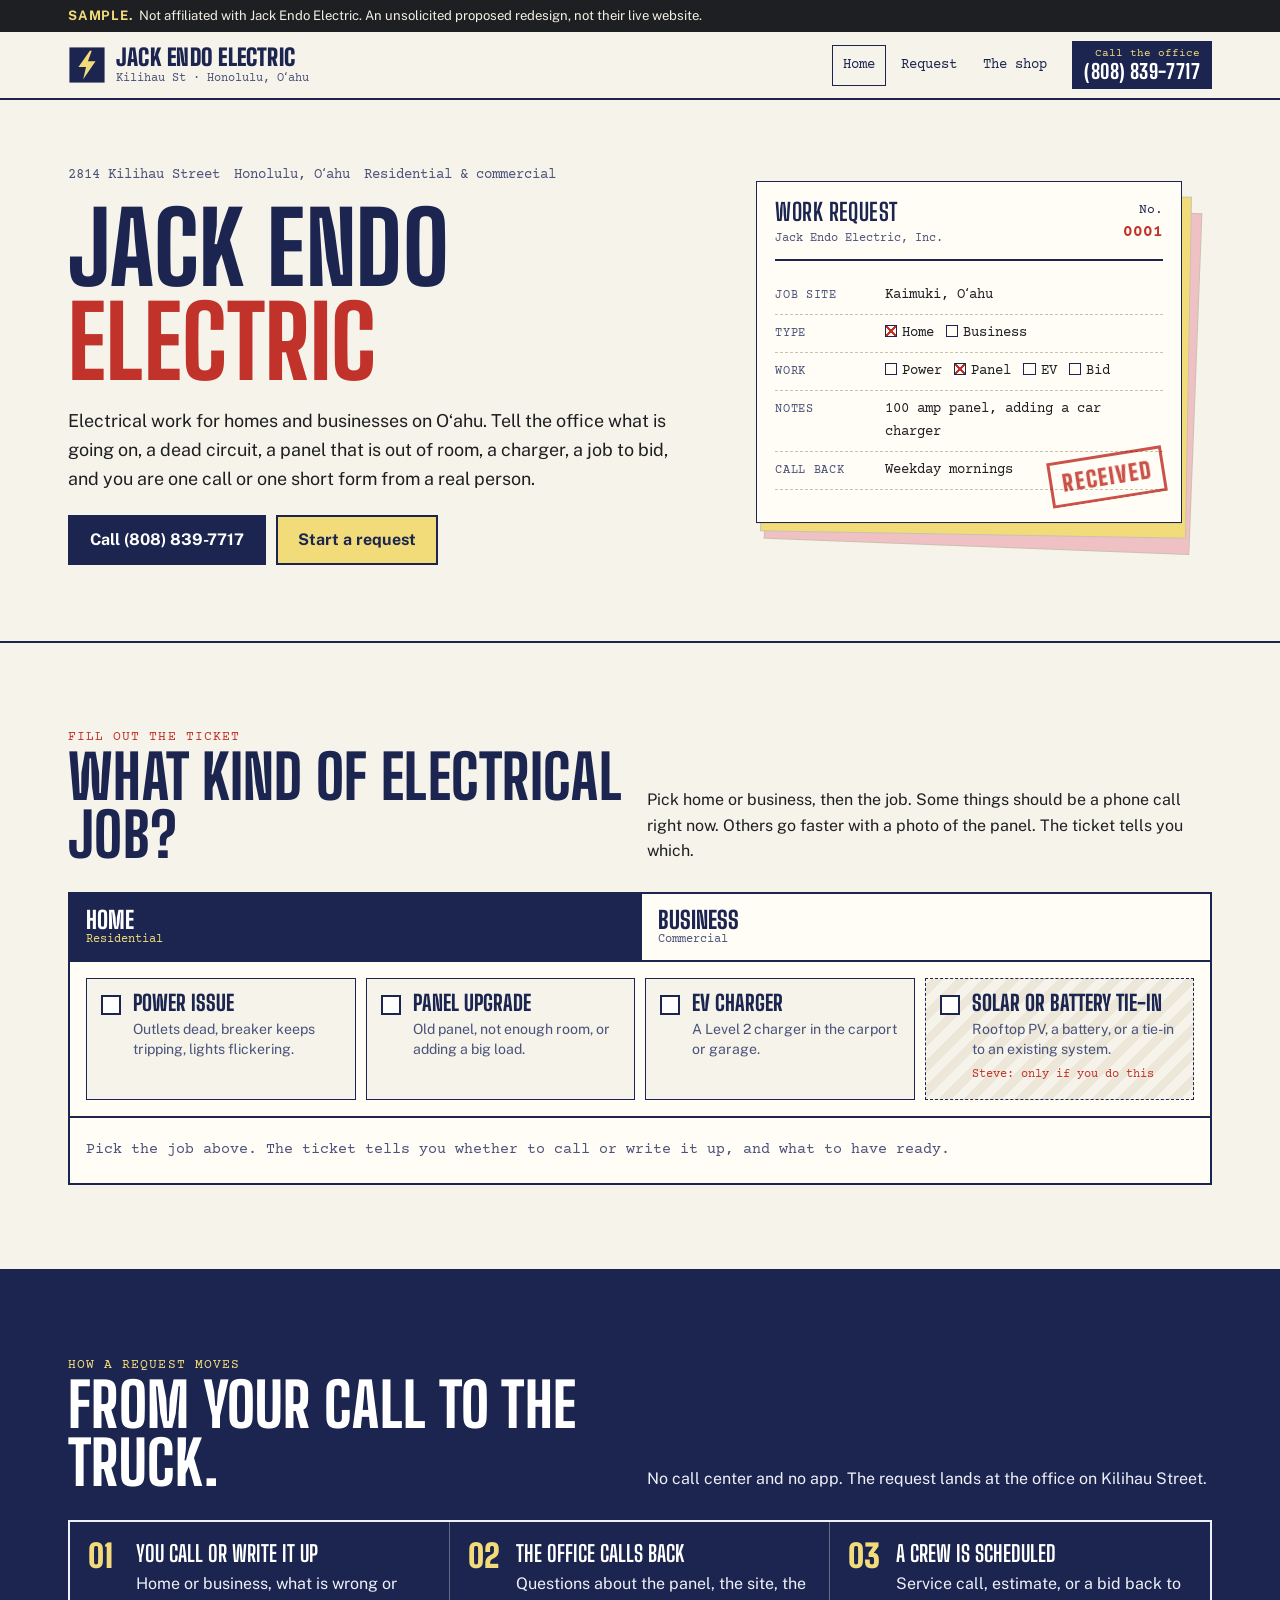
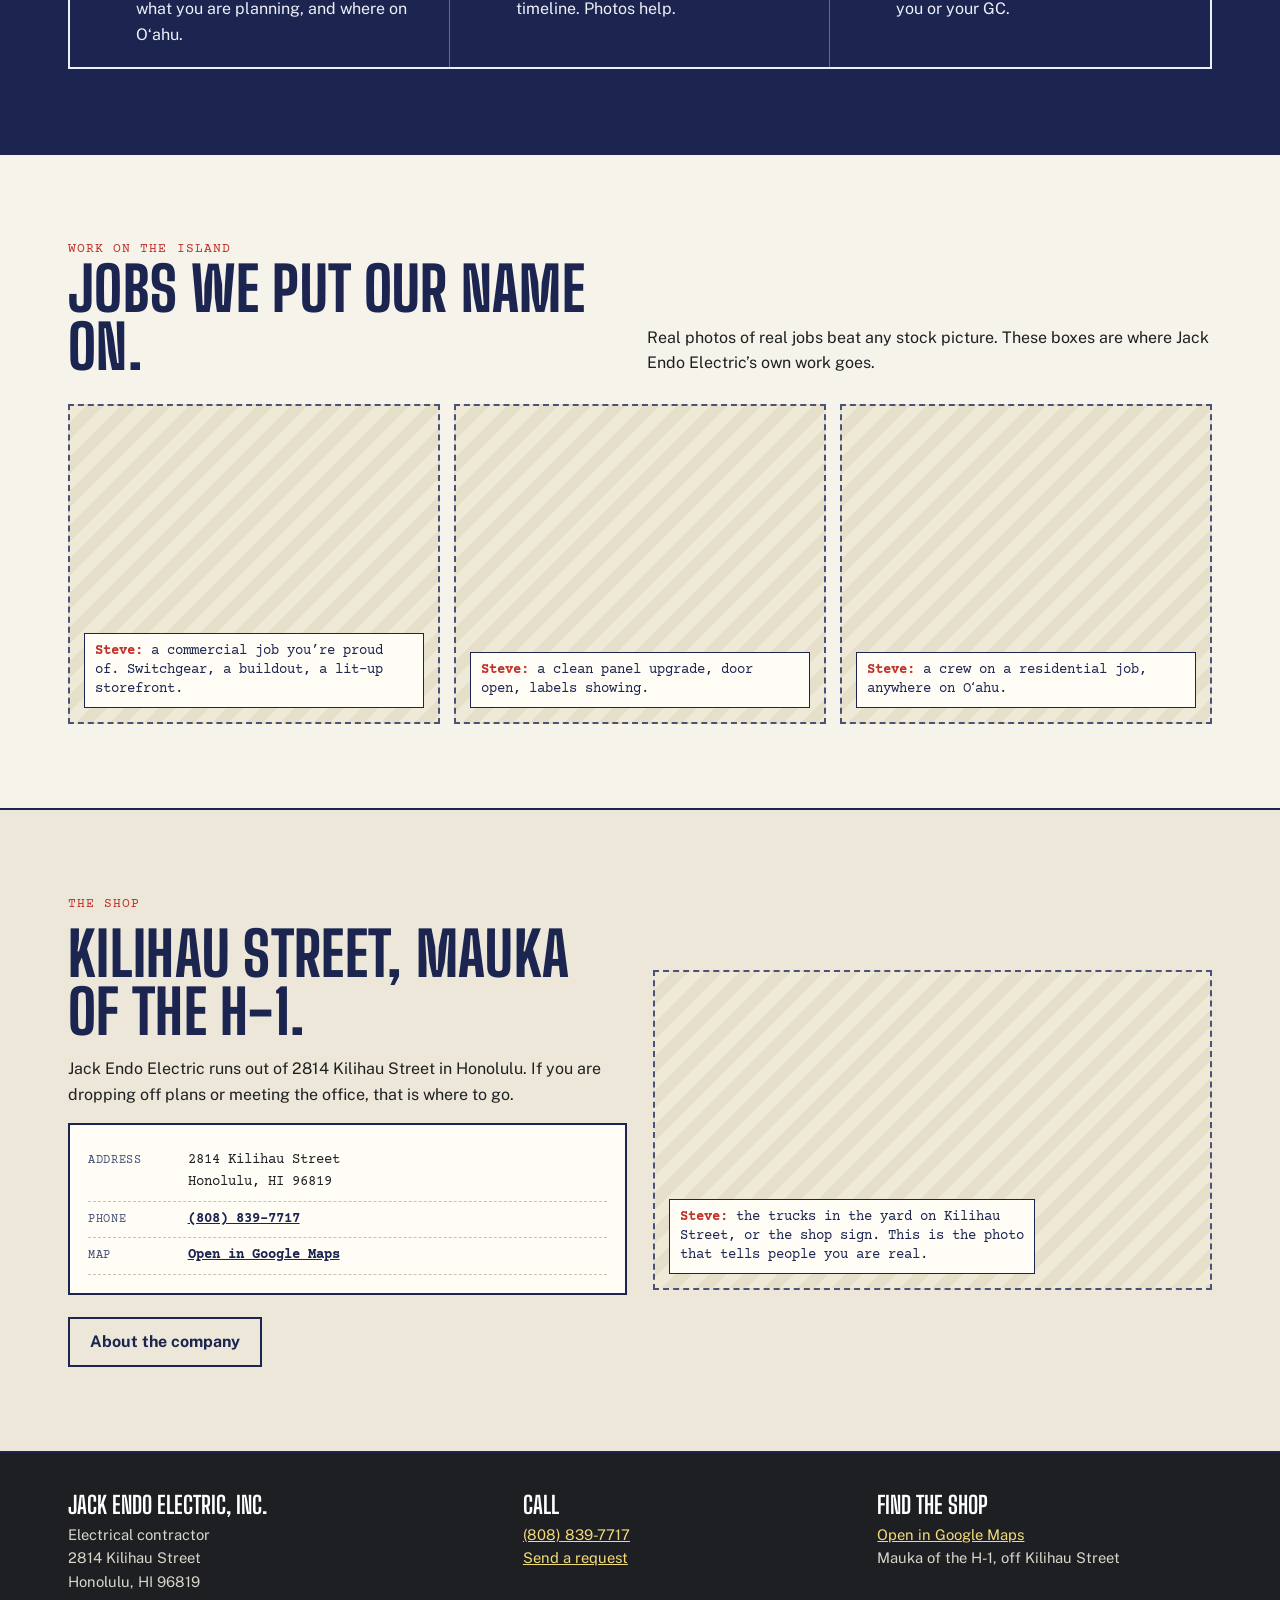
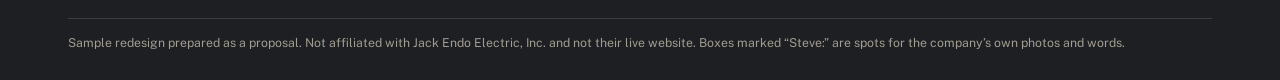
<file: index.html>
<!doctype html>
<html lang="en">
<head>
<meta charset="utf-8">
<meta name="viewport" content="width=device-width, initial-scale=1">
<meta name="robots" content="noindex, nofollow, noarchive">
<meta name="googlebot" content="noindex, nofollow, noarchive">
<title>Electrical contractor, Honolulu | Jack Endo Electric, Inc. (sample redesign)</title>
<meta name="description" content="Sample redesign for Jack Endo Electric, Inc., an electrical contractor on Kilihau Street in Honolulu.">
<meta name="theme-color" content="#1b2550">
<link rel="icon" href="favicon.svg" type="image/svg+xml">
<link rel="preconnect" href="https://fonts.googleapis.com">
<link rel="preconnect" href="https://fonts.gstatic.com" crossorigin>
<link rel="stylesheet" href="https://fonts.googleapis.com/css2?family=Big+Shoulders+Display:wght@700;800;900&family=Courier+Prime:wght@400;700&family=Public+Sans:wght@400;600;700&display=swap">
<link rel="stylesheet" href="style.css">
<script src="site.js" defer></script>
</head>
<body>
<a class="skip" href="#main">Skip to content</a>
<div class="ribbon" role="note"><div class="wrap"><strong>Sample.</strong>Not affiliated with Jack Endo Electric. An unsolicited proposed redesign, not their live website.</div></div>
<header class="site-head">
<div class="wrap head-row">
<a class="mark" href="index.html"><svg viewBox="0 0 40 40" aria-hidden="true" focusable="false"><rect x="1.5" y="1.5" width="37" height="37" fill="#1b2550"/><path d="M23 5 11 22h8l-3 13 13-19h-8l4-11z" fill="#f2dc7a"/></svg><span class="mark-words"><b>Jack Endo Electric</b><small>Kilihau St &middot; Honolulu, O&#699;ahu</small></span></a>
<nav class="nav" aria-label="Main"><a href="index.html" aria-current="page">Home</a><a href="request.html">Request</a><a href="company.html">The shop</a></nav>
<a class="head-call" href="tel:+18088397717"><small>Call the office</small><span>(808) 839-7717</span></a>
<nav class="mnav" aria-label="Main, mobile"><a href="index.html" aria-current="page">Home</a><a href="request.html">Request</a><a href="company.html">The shop</a></nav>
</div>
</header>
<main id="main">

<section class="hero">
<div class="wrap hero-grid">
<div class="hero-copy">
<p class="kicker"><span>2814 Kilihau Street</span><span>Honolulu, O&#699;ahu</span><span>Residential &amp; commercial</span></p>
<h1>Jack Endo <em>Electric</em></h1>
<p class="lede">Electrical work for homes and businesses on O&#699;ahu. Tell the office what is going on, a dead circuit, a panel that is out of room, a charger, a job to bid, and you are one call or one short form from a real person.</p>
<div class="btns"><a class="btn btn-ink" href="tel:+18088397717">Call (808) 839-7717</a><a class="btn btn-canary" href="#picker">Start a request</a></div>
</div>
<div class="stack" aria-hidden="true">
<div class="sheet pink"></div><div class="sheet canary"></div>
<div class="ticket lead">
<div class="t-head"><div><b>Work request</b><small>Jack Endo Electric, Inc.</small></div><div class="t-no">No.<br><span>0001</span></div></div>
<dl>
<div class="t-row"><dt>Job site</dt><dd><span class="typed">Kaimuki, O&#699;ahu</span></dd></div>
<div class="t-row"><dt>Type</dt><dd class="t-boxes"><i class="x">Home</i><i>Business</i></dd></div>
<div class="t-row"><dt>Work</dt><dd class="t-boxes"><i>Power</i><i class="x">Panel</i><i>EV</i><i>Bid</i></dd></div>
<div class="t-row"><dt>Notes</dt><dd>100 amp panel, adding a car charger</dd></div>
<div class="t-row"><dt>Call back</dt><dd>Weekday mornings</dd></div>
</dl>
<span class="stamp">Received</span>
</div>
</div>
</div>
</section>

<section class="sec" id="picker">
<div class="wrap">
<div class="sec-head split">
<div><p class="tag">Fill out the ticket</p><h2>What kind of electrical job?</h2></div>
<p>Pick home or business, then the job. Some things should be a phone call right now. Others go faster with a photo of the panel. The ticket tells you which.</p>
</div>
<form class="picker rv" action="request.html" method="get" aria-label="Electrical request picker">
<fieldset class="side"><legend>Where is the work?</legend>
<input type="radio" name="side" id="side-res" value="res" checked><label for="side-res">Home<small>Residential</small></label>
<input type="radio" name="side" id="side-com" value="com"><label for="side-com" class="second">Business<small>Commercial</small></label>
</fieldset>
<fieldset class="jobs res"><legend>Residential jobs</legend><input type="radio" name="job" id="j-r-power" value="r-power"><label for="j-r-power"><b>Power issue</b><span>Outlets dead, breaker keeps tripping, lights flickering.</span></label><input type="radio" name="job" id="j-r-panel" value="r-panel"><label for="j-r-panel"><b>Panel upgrade</b><span>Old panel, not enough room, or adding a big load.</span></label><input type="radio" name="job" id="j-r-ev" value="r-ev"><label for="j-r-ev"><b>EV charger</b><span>A Level 2 charger in the carport or garage.</span></label><input type="radio" name="job" id="j-r-solar" value="r-solar"><label for="j-r-solar" class="ask"><b>Solar or battery tie-in</b><span>Rooftop PV, a battery, or a tie-in to an existing system.</span><em>Steve: only if you do this</em></label></fieldset>
<fieldset class="jobs com"><legend>Commercial jobs</legend><input type="radio" name="job" id="j-c-power" value="c-power"><label for="j-c-power"><b>Power issue</b><span>Something is down at the shop, office or warehouse.</span></label><input type="radio" name="job" id="j-c-panel" value="c-panel"><label for="j-c-panel"><b>Panel or service upgrade</b><span>More capacity for equipment, a buildout, a new tenant.</span></label><input type="radio" name="job" id="j-c-ev" value="c-ev"><label for="j-c-ev"><b>EV charging</b><span>Chargers for a parking lot, a fleet or a building.</span></label><input type="radio" name="job" id="j-c-bid" value="c-bid"><label for="j-c-bid"><b>Project bid</b><span>Plans in hand and you need an electrical number.</span></label></fieldset>
<div class="nexts" aria-live="polite"><div class="next idle">Pick the job above. The ticket tells you whether to call or write it up, and what to have ready.</div><div class="next n-r-power"><span class="stamp">CALL</span><h3>Call first.</h3><p>A power problem at home is a phone call, not a form. Have this handy:</p><ul><li>Which rooms or outlets are out</li><li>Whether a breaker trips, and which one</li><li>When it started</li></ul><p class="warn">Sparks, a burning smell, or a line down: get clear and call 911 first.</p><div class="btns"><a class="btn btn-ink" href="tel:+18088397717">Call (808) 839-7717</a><a class="btn" href="request.html?type=power">Or write it up</a></div></div><div class="next n-r-panel"><span class="stamp">REQUEST</span><h3>Write it up.</h3><p>A panel job starts with a look at what you have. Helpful to send:</p><ul><li>A photo of the panel with the door open</li><li>The amp rating on the main breaker, if you can read it</li><li>What you are adding (AC, EV, an addition)</li></ul><div class="btns"><a class="btn btn-ink" href="request.html?type=panel">Write it up</a><a class="btn" href="tel:+18088397717">Call (808) 839-7717</a></div></div><div class="next n-r-ev"><span class="stamp">REQUEST</span><h3>Write it up.</h3><p>Chargers are mostly about distance and capacity. Helpful to send:</p><ul><li>Where the car parks, and how far that is from the panel</li><li>A photo of the panel</li><li>The charger model, if you bought one already</li></ul><div class="btns"><a class="btn btn-ink" href="request.html?type=ev">Write it up</a><a class="btn" href="tel:+18088397717">Call (808) 839-7717</a></div></div><div class="next n-r-solar"><span class="stamp">CONFIRM</span><h3>Steve: keep or cut.</h3><p>This option is only here if Jack Endo Electric does solar or battery tie-ins. If you do, this is where a homeowner tells you what system they have and what they want added.</p><div class="btns"><a class="btn btn-ink" href="request.html?type=solar">Write it up</a><a class="btn" href="tel:+18088397717">Call (808) 839-7717</a></div></div><div class="next n-c-power"><span class="stamp">CALL</span><h3>Call first.</h3><p>If a business is down, call the office. Have this handy:</p><ul><li>Business name and street address</li><li>What is out (a circuit, a floor, the whole building)</li><li>A contact on site</li></ul><p class="warn">Sparks, a burning smell, or a line down: get clear and call 911 first.</p><div class="btns"><a class="btn btn-ink" href="tel:+18088397717">Call (808) 839-7717</a><a class="btn" href="request.html?type=c-power">Or write it up</a></div></div><div class="next n-c-panel"><span class="stamp">REQUEST</span><h3>Write it up.</h3><p>Service upgrades start with the load. Helpful to send:</p><ul><li>Address and type of building</li><li>Photos of the main panel and meter</li><li>The equipment or buildout driving it</li></ul><div class="btns"><a class="btn btn-ink" href="request.html?type=c-panel">Write it up</a><a class="btn" href="tel:+18088397717">Call (808) 839-7717</a></div></div><div class="next n-c-ev"><span class="stamp">REQUEST</span><h3>Write it up.</h3><p>Commercial charging depends on the site. Helpful to send:</p><ul><li>How many stalls, and for whom (staff, fleet, public)</li><li>Distance from the electrical room</li><li>Any timeline tied to a rebate or a lease</li></ul><div class="btns"><a class="btn btn-ink" href="request.html?type=c-ev">Write it up</a><a class="btn" href="tel:+18088397717">Call (808) 839-7717</a></div></div><div class="next n-c-bid"><span class="stamp">REQUEST</span><h3>Send the plans.</h3><p>For a bid, the request form has room for the basics:</p><ul><li>Project name, address and GC</li><li>Bid due date</li><li>Where to get the drawings</li></ul><div class="btns"><a class="btn btn-ink" href="request.html?type=bid">Write it up</a><a class="btn" href="tel:+18088397717">Call (808) 839-7717</a></div></div></div>
</form>
</div>
</section>

<section class="sec dark">
<div class="wrap">
<div class="sec-head split">
<div><p class="tag">How a request moves</p><h2>From your call to the truck.</h2></div>
<p>No call center and no app. The request lands at the office on Kilihau Street.</p>
</div>
<ol class="steps rv">
<li><b>You call or write it up</b>Home or business, what is wrong or what you are planning, and where on O&#699;ahu.</li>
<li><b>The office calls back</b>Questions about the panel, the site, the timeline. Photos help.</li>
<li><b>A crew is scheduled</b>Service call, estimate, or a bid back to you or your GC.</li>
</ol>
</div>
</section>

<section class="sec">
<div class="wrap">
<div class="sec-head split">
<div><p class="tag">Work on the island</p><h2>Jobs we put our name on.</h2></div>
<p>Real photos of real jobs beat any stock picture. These boxes are where Jack Endo Electric&rsquo;s own work goes.</p>
</div>
<div class="grid3">
<figure class="ph tall rv"><figcaption><b>Steve:</b> a commercial job you&rsquo;re proud of. Switchgear, a buildout, a lit-up storefront.</figcaption></figure>
<figure class="ph tall rv"><figcaption><b>Steve:</b> a clean panel upgrade, door open, labels showing.</figcaption></figure>
<figure class="ph tall rv"><figcaption><b>Steve:</b> a crew on a residential job, anywhere on O&#699;ahu.</figcaption></figure>
</div>
</div>
</section>

<section class="sec alt">
<div class="wrap grid2">
<div>
<p class="tag">The shop</p>
<h2>Kilihau Street, mauka of the H-1.</h2>
<p style="margin-top:16px">Jack Endo Electric runs out of 2814 Kilihau Street in Honolulu. If you are dropping off plans or meeting the office, that is where to go.</p>
<div class="addr">
<dl>
<div class="t-row"><dt>Address</dt><dd>2814 Kilihau Street<br>Honolulu, HI 96819</dd></div>
<div class="t-row"><dt>Phone</dt><dd><a href="tel:+18088397717">(808) 839-7717</a></dd></div>
<div class="t-row"><dt>Map</dt><dd><a href="https://www.google.com/maps/search/?api=1&amp;query=2814+Kilihau+St+Honolulu+HI+96819" rel="noopener">Open in Google Maps</a></dd></div>
</dl>
</div>
<div class="btns"><a class="btn" href="company.html">About the company</a></div>
</div>
<figure class="ph tall rv"><figcaption><b>Steve:</b> the trucks in the yard on Kilihau Street, or the shop sign. This is the photo that tells people you are real.</figcaption></figure>
</div>
</section>
</main>
<footer class="foot">
<div class="wrap">
<div class="foot-grid">
<div><b>Jack Endo Electric, Inc.</b>Electrical contractor<br>2814 Kilihau Street<br>Honolulu, HI 96819</div>
<div><b>Call</b><a href="tel:+18088397717">(808) 839-7717</a><br><a href="request.html">Send a request</a></div>
<div><b>Find the shop</b><a href="https://www.google.com/maps/search/?api=1&amp;query=2814+Kilihau+St+Honolulu+HI+96819" rel="noopener">Open in Google Maps</a><br>Mauka of the H-1, off Kilihau Street</div>
</div>
<small>Sample redesign prepared as a proposal. Not affiliated with Jack Endo Electric, Inc. and not their live website. Boxes marked &ldquo;Steve:&rdquo; are spots for the company&rsquo;s own photos and words.</small>
</div>
</footer>
</body>
</html>
</file>
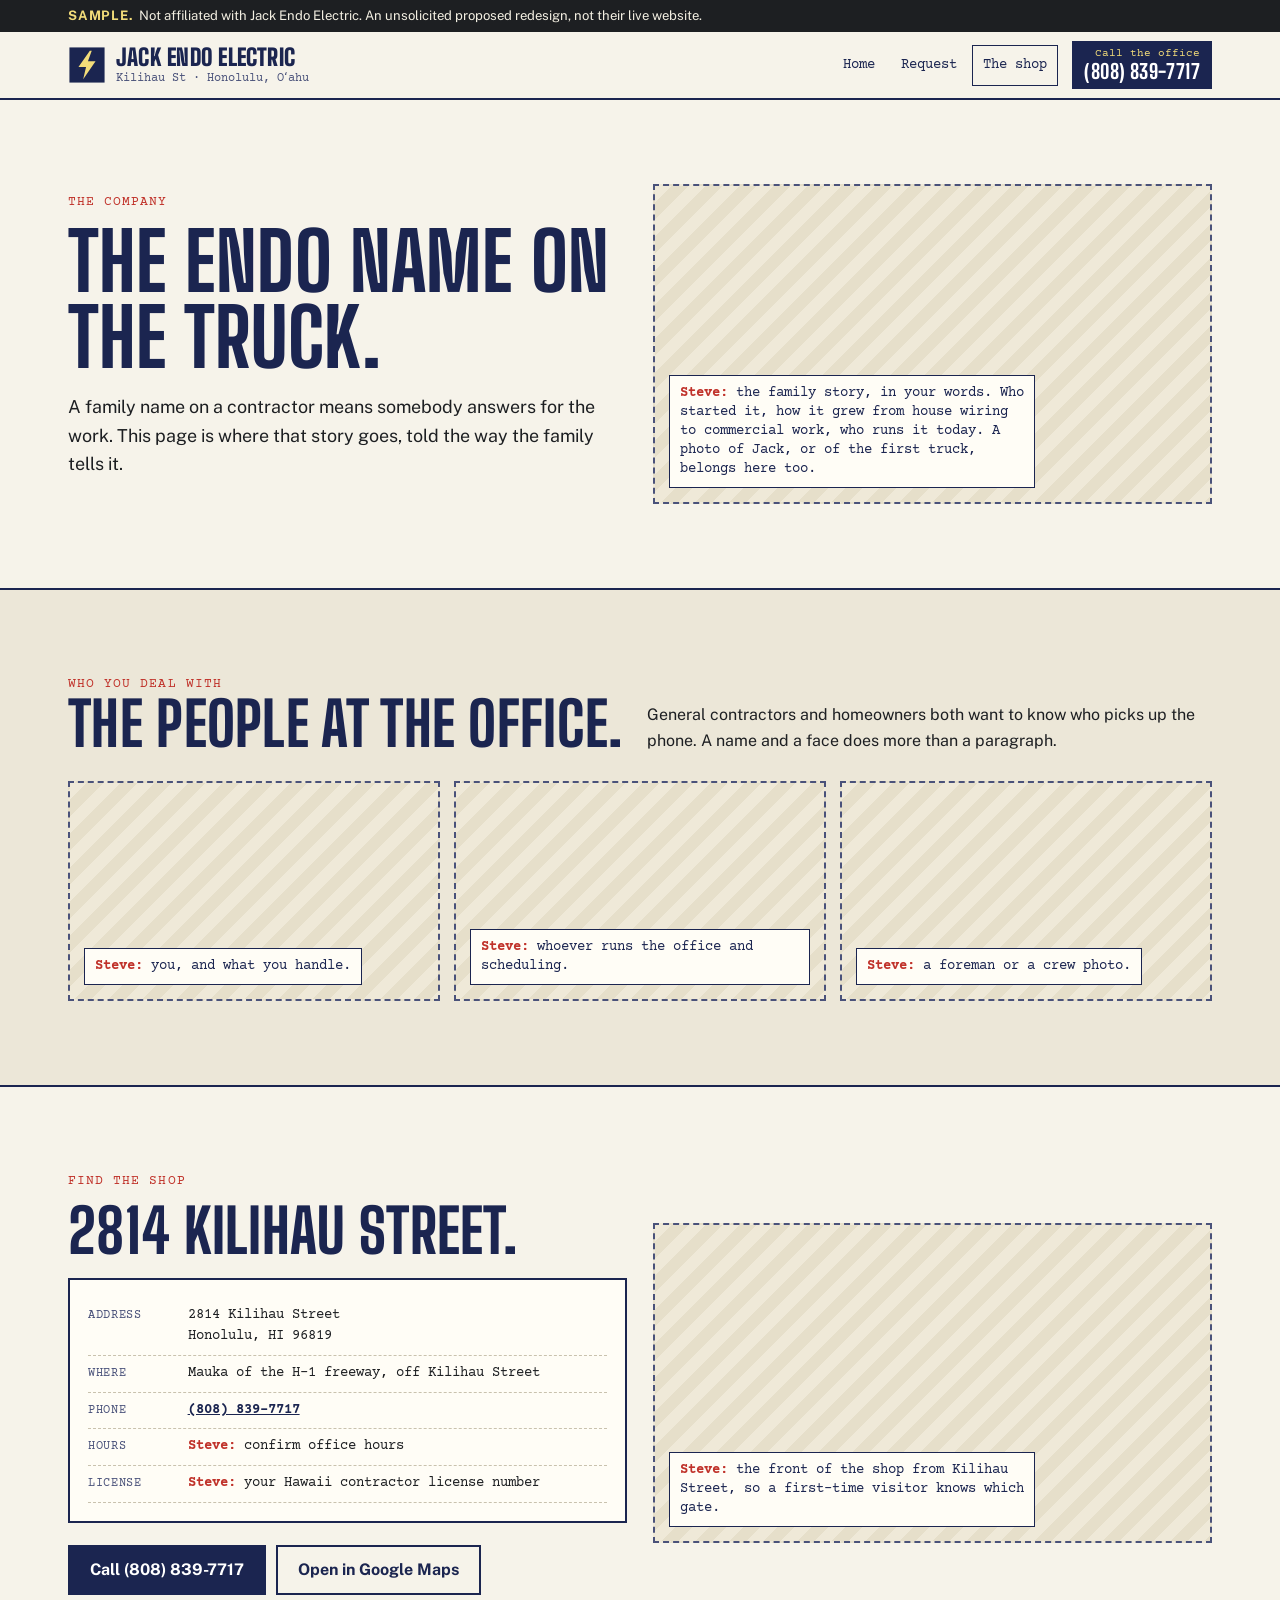
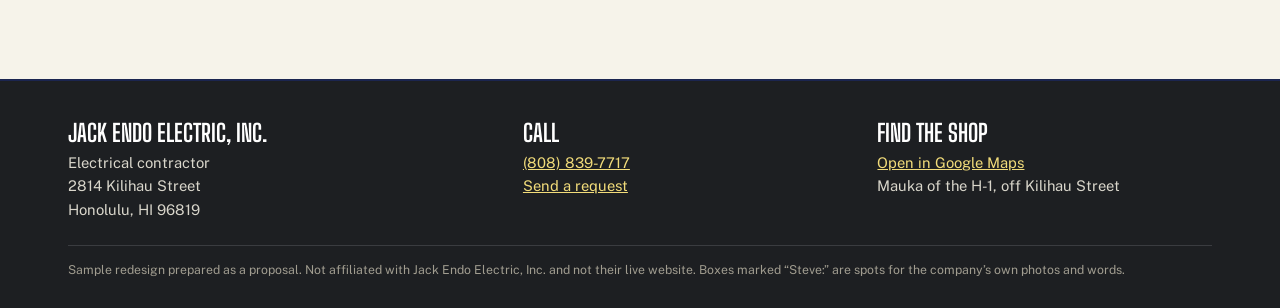
<file: company.html>
<!doctype html>
<html lang="en">
<head>
<meta charset="utf-8">
<meta name="viewport" content="width=device-width, initial-scale=1">
<meta name="robots" content="noindex, nofollow, noarchive">
<meta name="googlebot" content="noindex, nofollow, noarchive">
<title>The shop | Jack Endo Electric, Inc. (sample redesign)</title>
<meta name="description" content="Sample company page for Jack Endo Electric, Inc., 2814 Kilihau Street, Honolulu.">
<meta name="theme-color" content="#1b2550">
<link rel="icon" href="favicon.svg" type="image/svg+xml">
<link rel="preconnect" href="https://fonts.googleapis.com">
<link rel="preconnect" href="https://fonts.gstatic.com" crossorigin>
<link rel="stylesheet" href="https://fonts.googleapis.com/css2?family=Big+Shoulders+Display:wght@700;800;900&family=Courier+Prime:wght@400;700&family=Public+Sans:wght@400;600;700&display=swap">
<link rel="stylesheet" href="style.css">
<script src="site.js" defer></script>
</head>
<body>
<a class="skip" href="#main">Skip to content</a>
<div class="ribbon" role="note"><div class="wrap"><strong>Sample.</strong>Not affiliated with Jack Endo Electric. An unsolicited proposed redesign, not their live website.</div></div>
<header class="site-head">
<div class="wrap head-row">
<a class="mark" href="index.html"><svg viewBox="0 0 40 40" aria-hidden="true" focusable="false"><rect x="1.5" y="1.5" width="37" height="37" fill="#1b2550"/><path d="M23 5 11 22h8l-3 13 13-19h-8l4-11z" fill="#f2dc7a"/></svg><span class="mark-words"><b>Jack Endo Electric</b><small>Kilihau St &middot; Honolulu, O&#699;ahu</small></span></a>
<nav class="nav" aria-label="Main"><a href="index.html">Home</a><a href="request.html">Request</a><a href="company.html" aria-current="page">The shop</a></nav>
<a class="head-call" href="tel:+18088397717"><small>Call the office</small><span>(808) 839-7717</span></a>
<nav class="mnav" aria-label="Main, mobile"><a href="index.html">Home</a><a href="request.html">Request</a><a href="company.html" aria-current="page">The shop</a></nav>
</div>
</header>
<main id="main">

<section class="sec">
<div class="wrap grid2">
<div>
<p class="tag">The company</p>
<h1 style="font-size:clamp(2.6rem,9vw,5rem)">The Endo name on the truck.</h1>
<p class="lede">A family name on a contractor means somebody answers for the work. This page is where that story goes, told the way the family tells it.</p>
</div>
<figure class="ph tall"><figcaption><b>Steve:</b> the family story, in your words. Who started it, how it grew from house wiring to commercial work, who runs it today. A photo of Jack, or of the first truck, belongs here too.</figcaption></figure>
</div>
</section>

<section class="sec alt">
<div class="wrap">
<div class="sec-head split">
<div><p class="tag">Who you deal with</p><h2>The people at the office.</h2></div>
<p>General contractors and homeowners both want to know who picks up the phone. A name and a face does more than a paragraph.</p>
</div>
<div class="grid3">
<figure class="ph rv"><figcaption><b>Steve:</b> you, and what you handle.</figcaption></figure>
<figure class="ph rv"><figcaption><b>Steve:</b> whoever runs the office and scheduling.</figcaption></figure>
<figure class="ph rv"><figcaption><b>Steve:</b> a foreman or a crew photo.</figcaption></figure>
</div>
</div>
</section>

<section class="sec">
<div class="wrap grid2">
<div>
<p class="tag">Find the shop</p>
<h2>2814 Kilihau Street.</h2>
<div class="addr" style="margin-top:18px">
<dl>
<div class="t-row"><dt>Address</dt><dd>2814 Kilihau Street<br>Honolulu, HI 96819</dd></div>
<div class="t-row"><dt>Where</dt><dd>Mauka of the H-1 freeway, off Kilihau Street</dd></div>
<div class="t-row"><dt>Phone</dt><dd><a href="tel:+18088397717">(808) 839-7717</a></dd></div>
<div class="t-row"><dt>Hours</dt><dd><b style="color:#c0322a">Steve:</b> confirm office hours</dd></div>
<div class="t-row"><dt>License</dt><dd><b style="color:#c0322a">Steve:</b> your Hawaii contractor license number</dd></div>
</dl>
</div>
<div class="btns"><a class="btn btn-ink" href="tel:+18088397717">Call (808) 839-7717</a><a class="btn" href="https://www.google.com/maps/search/?api=1&amp;query=2814+Kilihau+St+Honolulu+HI+96819" rel="noopener">Open in Google Maps</a></div>
</div>
<figure class="ph tall rv"><figcaption><b>Steve:</b> the front of the shop from Kilihau Street, so a first-time visitor knows which gate.</figcaption></figure>
</div>
</section>
</main>
<footer class="foot">
<div class="wrap">
<div class="foot-grid">
<div><b>Jack Endo Electric, Inc.</b>Electrical contractor<br>2814 Kilihau Street<br>Honolulu, HI 96819</div>
<div><b>Call</b><a href="tel:+18088397717">(808) 839-7717</a><br><a href="request.html">Send a request</a></div>
<div><b>Find the shop</b><a href="https://www.google.com/maps/search/?api=1&amp;query=2814+Kilihau+St+Honolulu+HI+96819" rel="noopener">Open in Google Maps</a><br>Mauka of the H-1, off Kilihau Street</div>
</div>
<small>Sample redesign prepared as a proposal. Not affiliated with Jack Endo Electric, Inc. and not their live website. Boxes marked &ldquo;Steve:&rdquo; are spots for the company&rsquo;s own photos and words.</small>
</div>
</footer>
</body>
</html>
</file>
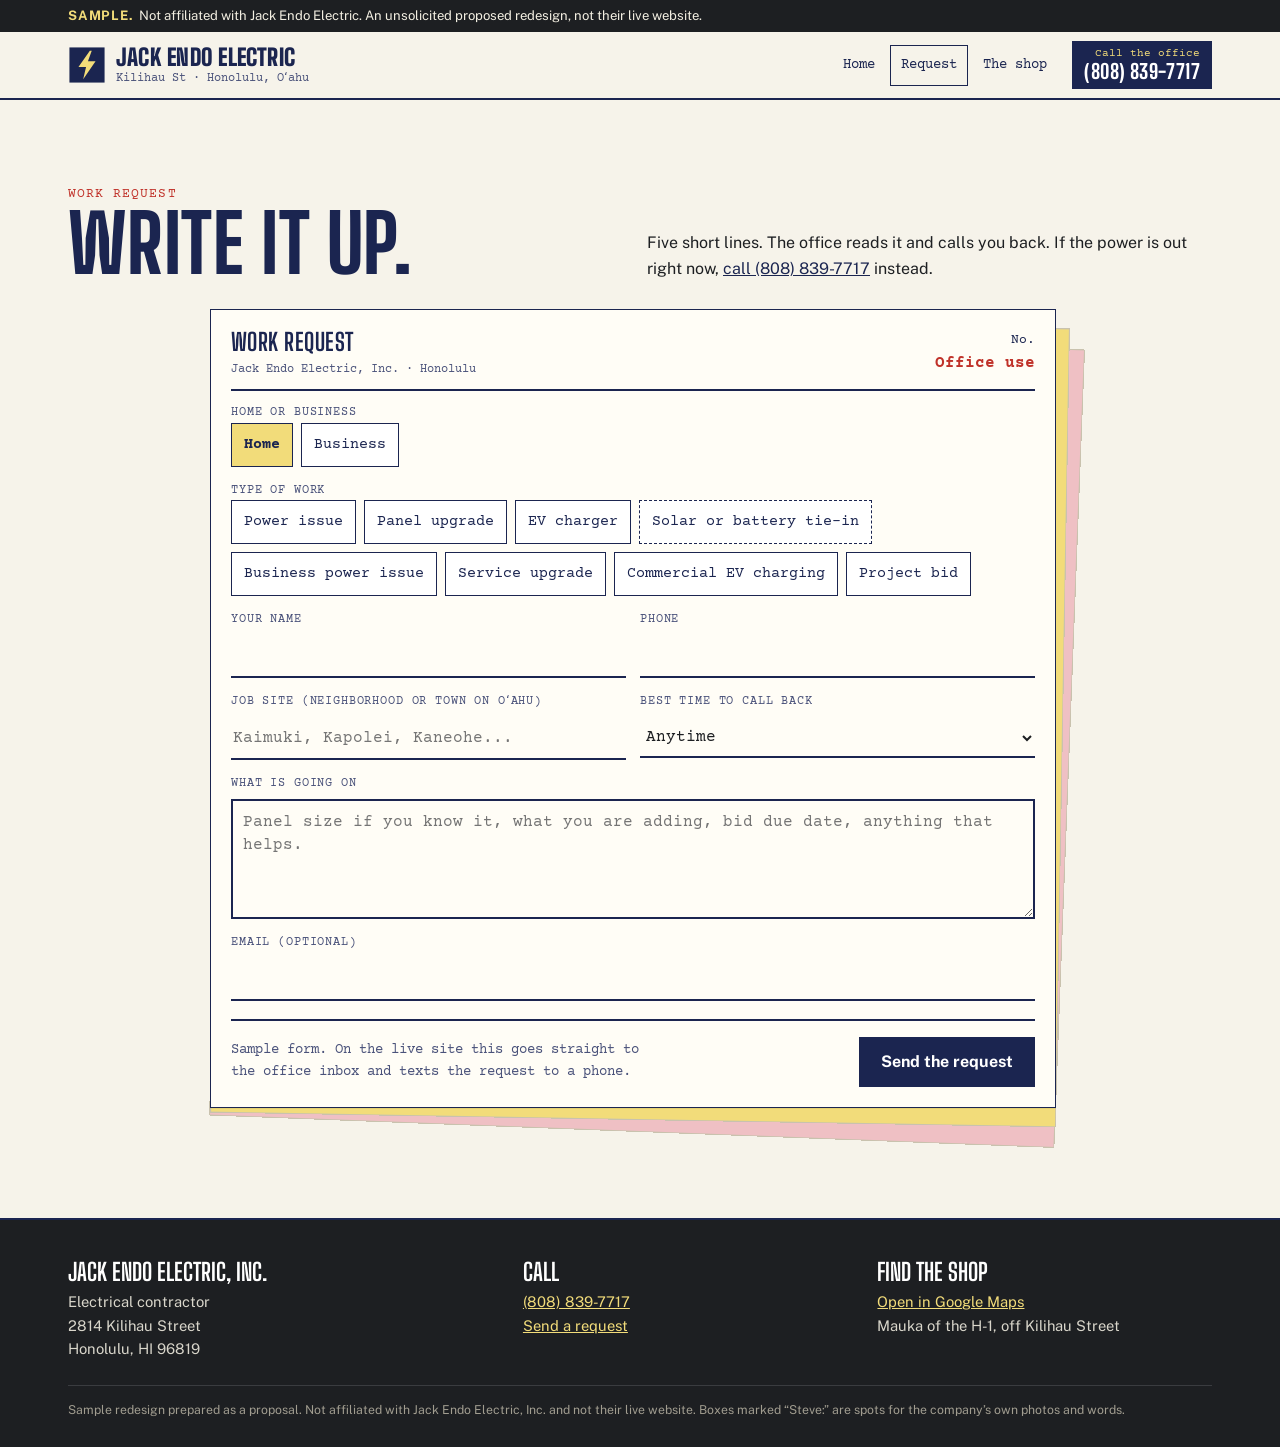
<file: request.html>
<!doctype html>
<html lang="en">
<head>
<meta charset="utf-8">
<meta name="viewport" content="width=device-width, initial-scale=1">
<meta name="robots" content="noindex, nofollow, noarchive">
<meta name="googlebot" content="noindex, nofollow, noarchive">
<title>Send a request | Jack Endo Electric, Inc. (sample redesign)</title>
<meta name="description" content="Sample request form for Jack Endo Electric, Inc., Honolulu.">
<meta name="theme-color" content="#1b2550">
<link rel="icon" href="favicon.svg" type="image/svg+xml">
<link rel="preconnect" href="https://fonts.googleapis.com">
<link rel="preconnect" href="https://fonts.gstatic.com" crossorigin>
<link rel="stylesheet" href="https://fonts.googleapis.com/css2?family=Big+Shoulders+Display:wght@700;800;900&family=Courier+Prime:wght@400;700&family=Public+Sans:wght@400;600;700&display=swap">
<link rel="stylesheet" href="style.css">
<script src="site.js" defer></script>
</head>
<body>
<a class="skip" href="#main">Skip to content</a>
<div class="ribbon" role="note"><div class="wrap"><strong>Sample.</strong>Not affiliated with Jack Endo Electric. An unsolicited proposed redesign, not their live website.</div></div>
<header class="site-head">
<div class="wrap head-row">
<a class="mark" href="index.html"><svg viewBox="0 0 40 40" aria-hidden="true" focusable="false"><rect x="1.5" y="1.5" width="37" height="37" fill="#1b2550"/><path d="M23 5 11 22h8l-3 13 13-19h-8l4-11z" fill="#f2dc7a"/></svg><span class="mark-words"><b>Jack Endo Electric</b><small>Kilihau St &middot; Honolulu, O&#699;ahu</small></span></a>
<nav class="nav" aria-label="Main"><a href="index.html">Home</a><a href="request.html" aria-current="page">Request</a><a href="company.html">The shop</a></nav>
<a class="head-call" href="tel:+18088397717"><small>Call the office</small><span>(808) 839-7717</span></a>
<nav class="mnav" aria-label="Main, mobile"><a href="index.html">Home</a><a href="request.html" aria-current="page">Request</a><a href="company.html">The shop</a></nav>
</div>
</header>
<main id="main">

<section class="sec">
<div class="wrap">
<div class="sec-head split">
<div><p class="tag">Work request</p><h1 style="font-size:clamp(2.6rem,9vw,5rem)">Write it up.</h1></div>
<p>Five short lines. The office reads it and calls you back. If the power is out right now, <a href="tel:+18088397717">call (808) 839-7717</a> instead.</p>
</div>
<div class="form-ticket">
<div class="stack" style="max-width:none;padding:0 14px 26px 0">
<div class="sheet pink"></div><div class="sheet canary"></div>
<form class="ticket lead" id="req" action="sent.html" method="get">
<div class="t-head"><div><b>Work request</b><small>Jack Endo Electric, Inc. &middot; Honolulu</small></div><div class="t-no">No.<br><span>Office use</span></div></div>
<div class="f-grid">
<fieldset class="fld full"><legend>Home or business</legend><div class="chips"><input type="radio" name="side" id="s-res" value="res" checked><label for="s-res">Home</label><input type="radio" name="side" id="s-com" value="com"><label for="s-com">Business</label></div></fieldset>
<fieldset class="fld full"><legend>Type of work</legend><div class="chips"><input type="radio" name="type" id="t-power" value="power"><label for="t-power">Power issue</label><input type="radio" name="type" id="t-panel" value="panel"><label for="t-panel">Panel upgrade</label><input type="radio" name="type" id="t-ev" value="ev"><label for="t-ev">EV charger</label><input type="radio" name="type" id="t-solar" value="solar"><label for="t-solar" class=ask>Solar or battery tie-in</label><input type="radio" name="type" id="t-c-power" value="c-power"><label for="t-c-power">Business power issue</label><input type="radio" name="type" id="t-c-panel" value="c-panel"><label for="t-c-panel">Service upgrade</label><input type="radio" name="type" id="t-c-ev" value="c-ev"><label for="t-c-ev">Commercial EV charging</label><input type="radio" name="type" id="t-bid" value="bid"><label for="t-bid">Project bid</label></div></fieldset>
<div class="fld"><label for="f-name">Your name</label><input type="text" id="f-name" name="name" autocomplete="name" required></div>
<div class="fld"><label for="f-phone">Phone</label><input type="tel" id="f-phone" name="phone" autocomplete="tel" required></div>
<div class="fld"><label for="f-site">Job site (neighborhood or town on O&#699;ahu)</label><input type="text" id="f-site" name="site" placeholder="Kaimuki, Kapolei, Kaneohe..."></div>
<div class="fld"><label for="f-when">Best time to call back</label><select id="f-when" name="when"><option>Anytime</option><option>Mornings</option><option>Afternoons</option></select></div>
<div class="fld full"><label for="f-notes">What is going on</label><textarea id="f-notes" name="notes" placeholder="Panel size if you know it, what you are adding, bid due date, anything that helps."></textarea></div>
<div class="fld full"><label for="f-email">Email (optional)</label><input type="email" id="f-email" name="email" autocomplete="email"></div>
</div>
<div class="form-foot"><p>Sample form. On the live site this goes straight to the office inbox and texts the request to a phone.</p><button class="btn btn-ink" type="submit">Send the request</button></div>
<div id="form-msg" tabindex="-1" role="status"><b>Sample only.</b> Nothing was sent. On the live site, this request would be at the Jack Endo Electric office right now.</div>
</form>
</div>
</div>
</div>
</section>
</main>
<footer class="foot">
<div class="wrap">
<div class="foot-grid">
<div><b>Jack Endo Electric, Inc.</b>Electrical contractor<br>2814 Kilihau Street<br>Honolulu, HI 96819</div>
<div><b>Call</b><a href="tel:+18088397717">(808) 839-7717</a><br><a href="request.html">Send a request</a></div>
<div><b>Find the shop</b><a href="https://www.google.com/maps/search/?api=1&amp;query=2814+Kilihau+St+Honolulu+HI+96819" rel="noopener">Open in Google Maps</a><br>Mauka of the H-1, off Kilihau Street</div>
</div>
<small>Sample redesign prepared as a proposal. Not affiliated with Jack Endo Electric, Inc. and not their live website. Boxes marked &ldquo;Steve:&rdquo; are spots for the company&rsquo;s own photos and words.</small>
</div>
</footer>
</body>
</html>
</file>
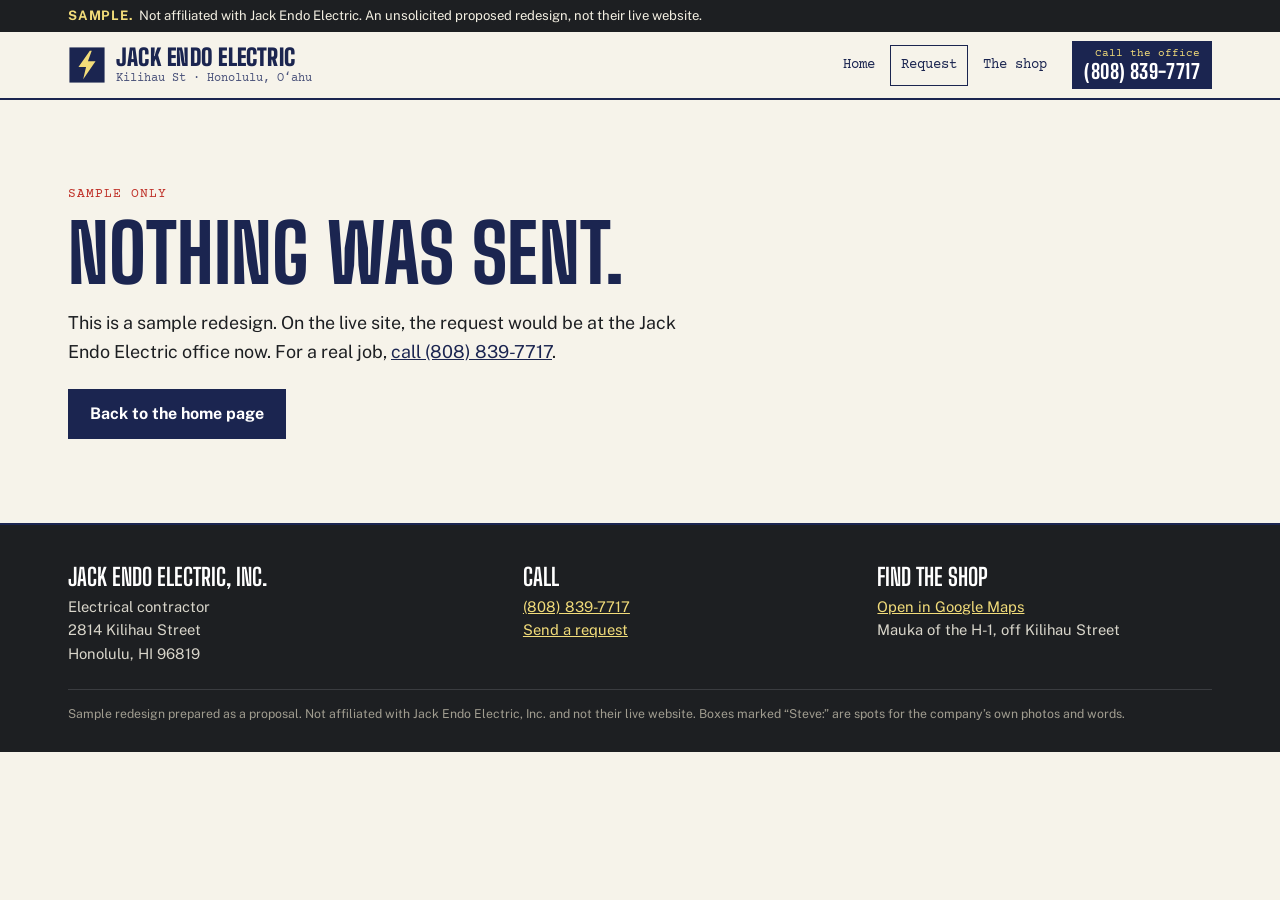
<file: sent.html>
<!doctype html>
<html lang="en">
<head>
<meta charset="utf-8">
<meta name="viewport" content="width=device-width, initial-scale=1">
<meta name="robots" content="noindex, nofollow, noarchive">
<meta name="googlebot" content="noindex, nofollow, noarchive">
<title>Request received | Jack Endo Electric, Inc. (sample redesign)</title>
<meta name="description" content="Sample confirmation page.">
<meta name="theme-color" content="#1b2550">
<link rel="icon" href="favicon.svg" type="image/svg+xml">
<link rel="preconnect" href="https://fonts.googleapis.com">
<link rel="preconnect" href="https://fonts.gstatic.com" crossorigin>
<link rel="stylesheet" href="https://fonts.googleapis.com/css2?family=Big+Shoulders+Display:wght@700;800;900&family=Courier+Prime:wght@400;700&family=Public+Sans:wght@400;600;700&display=swap">
<link rel="stylesheet" href="style.css">
<script src="site.js" defer></script>
</head>
<body>
<a class="skip" href="#main">Skip to content</a>
<div class="ribbon" role="note"><div class="wrap"><strong>Sample.</strong>Not affiliated with Jack Endo Electric. An unsolicited proposed redesign, not their live website.</div></div>
<header class="site-head">
<div class="wrap head-row">
<a class="mark" href="index.html"><svg viewBox="0 0 40 40" aria-hidden="true" focusable="false"><rect x="1.5" y="1.5" width="37" height="37" fill="#1b2550"/><path d="M23 5 11 22h8l-3 13 13-19h-8l4-11z" fill="#f2dc7a"/></svg><span class="mark-words"><b>Jack Endo Electric</b><small>Kilihau St &middot; Honolulu, O&#699;ahu</small></span></a>
<nav class="nav" aria-label="Main"><a href="index.html">Home</a><a href="request.html" aria-current="page">Request</a><a href="company.html">The shop</a></nav>
<a class="head-call" href="tel:+18088397717"><small>Call the office</small><span>(808) 839-7717</span></a>
<nav class="mnav" aria-label="Main, mobile"><a href="index.html">Home</a><a href="request.html" aria-current="page">Request</a><a href="company.html">The shop</a></nav>
</div>
</header>
<main id="main">

<section class="sec">
<div class="wrap">
<p class="tag">Sample only</p>
<h1 style="font-size:clamp(2.6rem,9vw,5rem)">Nothing was sent.</h1>
<p class="lede">This is a sample redesign. On the live site, the request would be at the Jack Endo Electric office now. For a real job, <a href="tel:+18088397717">call (808) 839-7717</a>.</p>
<div class="btns"><a class="btn btn-ink" href="index.html">Back to the home page</a></div>
</div>
</section>
</main>
<footer class="foot">
<div class="wrap">
<div class="foot-grid">
<div><b>Jack Endo Electric, Inc.</b>Electrical contractor<br>2814 Kilihau Street<br>Honolulu, HI 96819</div>
<div><b>Call</b><a href="tel:+18088397717">(808) 839-7717</a><br><a href="request.html">Send a request</a></div>
<div><b>Find the shop</b><a href="https://www.google.com/maps/search/?api=1&amp;query=2814+Kilihau+St+Honolulu+HI+96819" rel="noopener">Open in Google Maps</a><br>Mauka of the H-1, off Kilihau Street</div>
</div>
<small>Sample redesign prepared as a proposal. Not affiliated with Jack Endo Electric, Inc. and not their live website. Boxes marked &ldquo;Steve:&rdquo; are spots for the company&rsquo;s own photos and words.</small>
</div>
</footer>
</body>
</html>
</file>
<file: style.css>
/* Jack Endo Electric sample redesign. Concept: the triplicate work ticket. */
:root{
  --paper:#f6f3ea;
  --paper-2:#ece7d8;
  --ink:#1b2550;
  --ink-soft:#4a527a;
  --char:#1d1f22;
  --canary:#f2dc7a;
  --pink:#efc0c4;
  --stamp:#c0322a;
  --rule:#c9c2ae;
  --display:"Big Shoulders Display","Arial Narrow",Impact,sans-serif;
  --body:"Public Sans",system-ui,-apple-system,"Segoe UI",sans-serif;
  --type:"Courier Prime","Courier New",monospace;
  --wrap:1180px;
}
*,*::before,*::after{box-sizing:border-box}
html{-webkit-text-size-adjust:100%}
body{margin:0;background:var(--paper);color:var(--char);font:400 1rem/1.6 var(--body);overflow-x:hidden}
img{max-width:100%;height:auto;display:block}
a{color:var(--ink)}
:focus-visible{outline:3px solid var(--stamp);outline-offset:3px}
.wrap{width:100%;max-width:var(--wrap);margin:0 auto;padding:0 18px}
.skip{position:absolute;left:-999px;top:0;background:var(--ink);color:#fff;padding:10px 14px;z-index:99}
.skip:focus{left:8px;top:8px}
h1,h2,h3{font-family:var(--display);font-weight:800;line-height:.95;letter-spacing:.005em;color:var(--ink);margin:0}
h1{font-size:clamp(2.7rem,11vw,6.2rem);text-transform:uppercase}
h2{font-size:clamp(2.1rem,7vw,3.8rem);text-transform:uppercase}
h3{font-size:1.6rem;text-transform:uppercase}
p{margin:0 0 1em}

/* ribbon */
.ribbon{background:var(--char);color:#f3efe2;font-size:.82rem;line-height:1.4;padding:7px 0}
.ribbon strong{color:var(--canary);margin-right:.4em;text-transform:uppercase;letter-spacing:.06em}

/* header */
.site-head{border-bottom:2px solid var(--ink);background:var(--paper);position:sticky;top:0;z-index:20}
.head-row{display:flex;align-items:center;gap:14px;min-height:66px;flex-wrap:wrap;padding-top:8px;padding-bottom:8px}
.mark{display:flex;align-items:center;gap:10px;text-decoration:none;margin-right:auto}
.mark svg{width:38px;height:38px;flex:none}
.mark-words{display:flex;flex-direction:column;line-height:1}
.mark-words b{font-family:var(--display);font-weight:900;font-size:1.45rem;text-transform:uppercase;color:var(--ink);letter-spacing:.01em}
.mark-words small{font-family:var(--type);font-size:.74rem;color:var(--ink-soft);margin-top:3px}
.nav{display:none;gap:4px}
.nav a{font-family:var(--type);font-size:.9rem;text-decoration:none;padding:8px 10px;color:var(--ink);border:1.5px solid transparent}
.nav a[aria-current]{border-color:var(--ink)}
.nav a:hover{background:var(--paper-2)}
.head-call{display:inline-flex;flex-direction:column;align-items:flex-end;text-decoration:none;background:var(--ink);color:#fff;padding:7px 12px;line-height:1.1}
.head-call small{font-family:var(--type);font-size:.68rem;color:var(--canary)}
.head-call span{font-family:var(--display);font-weight:800;font-size:1.25rem;letter-spacing:.02em}
.mnav{display:flex;gap:0;border-top:1.5px solid var(--rule);width:100%;margin-top:4px}
.mnav a{flex:1;text-align:center;font-family:var(--type);font-size:.82rem;padding:8px 2px;text-decoration:none;color:var(--ink)}
.mnav a[aria-current]{background:var(--ink);color:#fff}
@media (min-width:860px){.nav{display:flex}.mnav{display:none}}

/* buttons */
.btns{display:flex;flex-wrap:wrap;gap:10px;margin-top:22px}
.btn{display:inline-flex;align-items:center;justify-content:center;gap:8px;min-height:50px;padding:12px 20px;font:700 1rem/1 var(--body);text-decoration:none;border:2px solid var(--ink);color:var(--ink);background:transparent;cursor:pointer;transition:transform .15s ease,background .15s ease}
.btn:hover{transform:translate(-2px,-2px);box-shadow:4px 4px 0 var(--ink)}
.btn-ink{background:var(--ink);color:#fff}
.btn-canary{background:var(--canary);border-color:var(--ink)}

/* hero */
.hero{padding:34px 0 46px;border-bottom:2px solid var(--ink);position:relative;overflow:hidden}
.hero-grid{display:grid;gap:34px}
.kicker{font-family:var(--type);font-size:.88rem;color:var(--ink-soft);margin:0 0 14px;display:flex;flex-wrap:wrap;gap:6px 14px}
.kicker span{white-space:nowrap}
.hero h1 em{font-style:normal;color:var(--stamp)}
.lede{font-size:1.12rem;max-width:34em;margin-top:18px}
@media (min-width:980px){.hero{padding:64px 0 76px}.hero-grid{grid-template-columns:1.15fr .85fr;align-items:center}}

/* the ticket stack */
.stack{position:relative;max-width:440px;margin:0 auto;width:100%;padding:0 14px 26px 0}
.sheet{position:absolute;inset:0 14px 26px 0;border:1.5px solid var(--rule)}
.sheet.pink{background:var(--pink);transform:translate(14px,24px) rotate(2.2deg)}
.sheet.canary{background:var(--canary);transform:translate(7px,12px) rotate(1deg)}
.ticket{position:relative;background:#fffdf6;border:1.5px solid var(--ink);padding:18px 18px 16px;box-shadow:0 1px 0 rgba(0,0,0,.05);font-family:var(--type);color:var(--ink)}
.t-head{display:flex;justify-content:space-between;align-items:flex-start;gap:10px;border-bottom:2px solid var(--ink);padding-bottom:10px;margin-bottom:12px}
.t-head b{font-family:var(--display);font-size:1.5rem;line-height:1;text-transform:uppercase;letter-spacing:.02em}
.t-head small{display:block;font-size:.72rem;color:var(--ink-soft)}
.t-no{font-size:.8rem;text-align:right;white-space:nowrap}
.t-no span{color:var(--stamp);font-weight:700;font-size:1rem}
.t-row{display:grid;grid-template-columns:7.2em 1fr;gap:6px;border-bottom:1px dashed var(--rule);padding:7px 0;font-size:.9rem;align-items:baseline}
.t-row dt{font-size:.72rem;text-transform:uppercase;letter-spacing:.06em;color:var(--ink-soft)}
.t-row dd{margin:0;color:var(--char)}
.t-boxes{display:flex;flex-wrap:wrap;gap:4px 12px}
.t-boxes i{font-style:normal;white-space:nowrap}
.t-boxes i::before{content:"";display:inline-block;width:.85em;height:.85em;border:1.5px solid var(--ink);margin-right:5px;vertical-align:-1px}
.t-boxes i.x::before{background:linear-gradient(45deg,transparent 42%,var(--stamp) 42%,var(--stamp) 58%,transparent 58%),linear-gradient(-45deg,transparent 42%,var(--stamp) 42%,var(--stamp) 58%,transparent 58%)}
.stamp{position:absolute;right:16px;bottom:22px;transform:rotate(-9deg);border:3px solid var(--stamp);color:var(--stamp);font-family:var(--display);font-weight:900;font-size:1.4rem;padding:2px 10px;letter-spacing:.08em;opacity:.85;text-transform:uppercase;mix-blend-mode:multiply}
.typed{display:inline-block;overflow:hidden;white-space:nowrap;vertical-align:bottom;max-width:100%}

/* sections */
.sec{padding:56px 0;border-bottom:2px solid var(--ink)}
.sec.alt{background:var(--paper-2)}
.sec.dark{background:var(--ink);color:#eef0f7}
.sec.dark h2,.sec.dark h3{color:#fff}
.sec-head{margin-bottom:28px;display:grid;gap:14px}
.sec-head p{max-width:40em;margin:0}
.tag{font-family:var(--type);font-size:.82rem;color:var(--stamp);text-transform:uppercase;letter-spacing:.08em;margin:0 0 10px}
.sec.dark .tag{color:var(--canary)}
@media (min-width:860px){.sec{padding:84px 0}.sec-head.split{grid-template-columns:1fr 1fr;align-items:end}}

/* picker */
.picker{border:2px solid var(--ink);background:#fffdf6}
.side{display:grid;grid-template-columns:1fr 1fr;border:0;margin:0;padding:0;border-bottom:2px solid var(--ink)}
.side legend,.jobs legend{position:absolute;width:1px;height:1px;overflow:hidden;clip:rect(0 0 0 0)}
.side label{display:flex;flex-direction:column;justify-content:center;gap:2px;padding:14px 16px;cursor:pointer;font-family:var(--display);font-weight:800;font-size:1.5rem;text-transform:uppercase;color:var(--ink);line-height:1}
.side label small{font-family:var(--type);font-weight:400;font-size:.75rem;text-transform:none;color:var(--ink-soft)}
.side label.second{border-left:2px solid var(--ink)}
.side input,.jobs input{position:absolute;opacity:0;width:1px;height:1px}
.side input:checked+label{background:var(--ink);color:#fff}
.side input:checked+label small{color:var(--canary)}
.side input:focus-visible+label,.jobs input:focus-visible+label{outline:3px solid var(--stamp);outline-offset:-5px}
.jobs{border:0;margin:0;padding:16px;display:none}
.picker:has(#side-res:checked) .jobs.res,.picker:has(#side-com:checked) .jobs.com{display:grid}
.no-has .jobs{display:grid}
.jobs{gap:10px}
@media (min-width:640px){.jobs{grid-template-columns:1fr 1fr}}
@media (min-width:980px){.jobs{grid-template-columns:repeat(4,1fr)}}
.jobs label{position:relative;display:flex;flex-direction:column;gap:6px;min-height:108px;padding:14px 14px 14px 46px;border:1.5px solid var(--ink);cursor:pointer;background:var(--paper);transition:background .15s ease,transform .15s ease}
.jobs label:hover{transform:translate(-2px,-2px);box-shadow:4px 4px 0 var(--ink)}
.jobs label::before{content:"";position:absolute;left:14px;top:16px;width:20px;height:20px;border:2px solid var(--ink);background:#fff}
.jobs label b{font-family:var(--display);font-weight:800;font-size:1.35rem;line-height:1;text-transform:uppercase;color:var(--ink)}
.jobs label span{font-size:.88rem;color:var(--ink-soft);line-height:1.4}
.jobs input:checked+label{background:var(--canary)}
.jobs input:checked+label::before{background:linear-gradient(45deg,transparent 40%,var(--stamp) 40%,var(--stamp) 60%,transparent 60%),linear-gradient(-45deg,transparent 40%,var(--stamp) 40%,var(--stamp) 60%,transparent 60%),#fff}
.jobs label.ask{border-style:dashed;background:repeating-linear-gradient(-45deg,var(--paper),var(--paper) 9px,var(--paper-2) 9px,var(--paper-2) 18px)}
.jobs label.ask em{font-style:normal;font-family:var(--type);font-size:.74rem;color:var(--stamp)}
.nexts{border-top:2px solid var(--ink)}
.next{display:none;padding:20px 16px 22px;background:#fffdf6;position:relative}
.next.idle{display:block;color:var(--ink-soft);font-family:var(--type);font-size:.92rem}
.picker:has(.jobs input:checked) .next.idle{display:none}
.no-has .next.idle{display:none}
.next h3{font-size:1.9rem;margin-bottom:8px}
.next ul{margin:0 0 4px;padding-left:1.1em}
.next li{margin:.2em 0}
.next .warn{border-left:4px solid var(--stamp);padding:6px 0 6px 12px;margin:12px 0 0;font-size:.95rem}
.next .stamp{position:static;display:inline-block;margin-bottom:12px;transform:rotate(-4deg)}
.no-has .next{display:block;border-bottom:1px dashed var(--rule)}
.picker:has(#j-r-power:checked) .n-r-power,
.picker:has(#j-r-panel:checked) .n-r-panel,
.picker:has(#j-r-ev:checked) .n-r-ev,
.picker:has(#j-r-solar:checked) .n-r-solar,
.picker:has(#j-c-power:checked) .n-c-power,
.picker:has(#j-c-panel:checked) .n-c-panel,
.picker:has(#j-c-ev:checked) .n-c-ev,
.picker:has(#j-c-bid:checked) .n-c-bid{display:block;animation:slip .35s ease both}
.picker:has(#side-res:checked) .nexts [class*="n-c-"],.picker:has(#side-com:checked) .nexts [class*="n-r-"]{display:none}
@keyframes slip{from{opacity:0;transform:translateY(10px)}to{opacity:1;transform:none}}
.picker:has(.jobs input:checked) .next .stamp{animation:thump .45s cubic-bezier(.2,1.6,.4,1) both}
@keyframes thump{from{opacity:0;transform:rotate(-4deg) scale(1.8)}to{opacity:.85;transform:rotate(-4deg) scale(1)}}

/* placeholder photo boxes */
.ph{position:relative;display:flex;align-items:flex-end;min-height:220px;border:2px dashed var(--ink-soft);background:repeating-linear-gradient(135deg,#efe9d8,#efe9d8 12px,#e6dfca 12px,#e6dfca 24px);padding:14px;font-family:var(--type);color:var(--ink);margin:0}
.ph figcaption{background:#fffdf6;border:1.5px solid var(--ink);padding:8px 10px;font-size:.88rem;line-height:1.35;max-width:26em}
.ph figcaption b{color:var(--stamp)}
.ph.tall{min-height:320px}
.sec.dark .ph{border-color:var(--canary);background:repeating-linear-gradient(135deg,#222c5c,#222c5c 12px,#1b2550 12px,#1b2550 24px)}
.grid3{display:grid;gap:14px}
@media (min-width:760px){.grid3{grid-template-columns:repeat(3,1fr)}}
.grid2{display:grid;gap:26px}
@media (min-width:860px){.grid2{grid-template-columns:1fr 1fr;align-items:center}}

/* find the shop */
.addr{font-family:var(--type);font-size:1.05rem;line-height:1.5;border:2px solid var(--ink);background:#fffdf6;padding:18px;color:var(--ink)}
.addr dl{margin:0}
.addr .t-row{grid-template-columns:6.5em 1fr}
.addr a{font-weight:700}
.sec.dark .addr{color:var(--ink)}
.street{margin-top:16px}
.street svg{width:100%;height:auto;display:block}

/* steps */
.steps{list-style:none;margin:0;padding:0;display:grid;gap:0;counter-reset:s;border:2px solid #eef0f7}
.steps li{counter-increment:s;padding:20px 18px 20px 66px;position:relative;border-bottom:1.5px solid rgba(238,240,247,.35)}
.steps li:last-child{border-bottom:0}
.steps li::before{content:"0" counter(s);position:absolute;left:18px;top:18px;font-family:var(--display);font-weight:900;font-size:2rem;line-height:1;color:var(--canary)}
.steps b{display:block;font-family:var(--display);font-size:1.4rem;text-transform:uppercase;color:#fff;line-height:1.1;margin-bottom:4px}
@media (min-width:860px){.steps{grid-template-columns:repeat(3,1fr)}.steps li{border-bottom:0;border-right:1.5px solid rgba(238,240,247,.35)}.steps li:last-child{border-right:0}}

/* form (request page) */
.form-ticket{max-width:860px;margin:0 auto;position:relative}
.form-ticket .ticket{padding:20px}
.f-grid{display:grid;gap:14px}
@media (min-width:700px){.f-grid{grid-template-columns:1fr 1fr}.f-grid .full{grid-column:1/-1}}
.fld{display:flex;flex-direction:column;gap:6px;border:0;margin:0;padding:0;min-width:0}
.fld>label,.fld legend{font-size:.76rem;text-transform:uppercase;letter-spacing:.07em;color:var(--ink-soft);padding:0}
.fld input[type=text],.fld input[type=tel],.fld input[type=email],.fld select,.fld textarea{font:1rem/1.4 var(--type);color:var(--char);background:transparent;border:0;border-bottom:2px solid var(--ink);padding:9px 2px;border-radius:0;width:100%}
.fld textarea{min-height:120px;border:2px solid var(--ink);padding:10px;resize:vertical}
.fld input:focus,.fld select:focus,.fld textarea:focus{outline:0;background:#fff7d6}
.chips{display:flex;flex-wrap:wrap;gap:8px}
.chips input{position:absolute;opacity:0;width:1px;height:1px}
.chips label{border:1.5px solid var(--ink);padding:9px 12px;cursor:pointer;font-family:var(--type);font-size:.92rem;background:#fff;min-height:44px;display:inline-flex;align-items:center}
.chips input:checked+label{background:var(--canary);font-weight:700}
.chips input:focus-visible+label{outline:3px solid var(--stamp);outline-offset:2px}
.chips label.ask{border-style:dashed}
.form-foot{display:flex;flex-wrap:wrap;gap:12px;align-items:center;justify-content:space-between;margin-top:18px;border-top:2px solid var(--ink);padding-top:16px}
.form-foot p{margin:0;font-size:.85rem;color:var(--ink-soft);max-width:30em}
#form-msg{display:none;margin-top:16px;border:2px solid var(--stamp);padding:14px;background:#fff;color:var(--char)}
#form-msg.show{display:block}

/* footer */
.foot{background:var(--char);color:#d9d6cb;padding:40px 0 28px;font-size:.92rem}
.foot-grid{display:grid;gap:20px}
@media (min-width:760px){.foot-grid{grid-template-columns:1.3fr 1fr 1fr}}
.foot b{font-family:var(--display);font-size:1.5rem;text-transform:uppercase;color:#fff;display:block;line-height:1;margin-bottom:6px}
.foot a{color:var(--canary)}
.foot small{display:block;margin-top:24px;color:#a19d90;border-top:1px solid #3a3c40;padding-top:14px}

/* motion */
.rv{opacity:1}
.js .rv{opacity:0;transform:translateY(18px);transition:opacity .6s ease,transform .6s cubic-bezier(.2,.7,.2,1)}
.js .rv.in{opacity:1;transform:none}
.sheet.pink,.sheet.canary,.ticket.lead{animation:deal .8s cubic-bezier(.2,.8,.2,1) both}
.sheet.canary{animation-delay:.08s}
.ticket.lead{animation-delay:.16s}
@keyframes deal{from{opacity:0;translate:0 26px}to{opacity:1;translate:0 0}}
.typed{animation:type 1.4s steps(24) .9s both}
@keyframes type{from{max-width:0}to{max-width:100%}}
.stack .stamp{animation:thump2 .5s cubic-bezier(.2,1.6,.4,1) 2.1s both}
@keyframes thump2{from{opacity:0;transform:rotate(-9deg) scale(1.9)}to{opacity:.85;transform:rotate(-9deg) scale(1)}}
@media (prefers-reduced-motion:reduce){
  *,*::before,*::after{animation:none!important;transition:none!important}
  .js .rv{opacity:1;transform:none}
}
.sec{overflow-x:clip}
.stack .ticket.lead{padding-bottom:62px}
.stack .stamp{bottom:14px}
@media (min-width:980px){.stack .ticket.lead{padding-bottom:16px}.stack .stamp{bottom:22px}}
.form-ticket .stack .ticket.lead{padding-bottom:20px}
</file>
